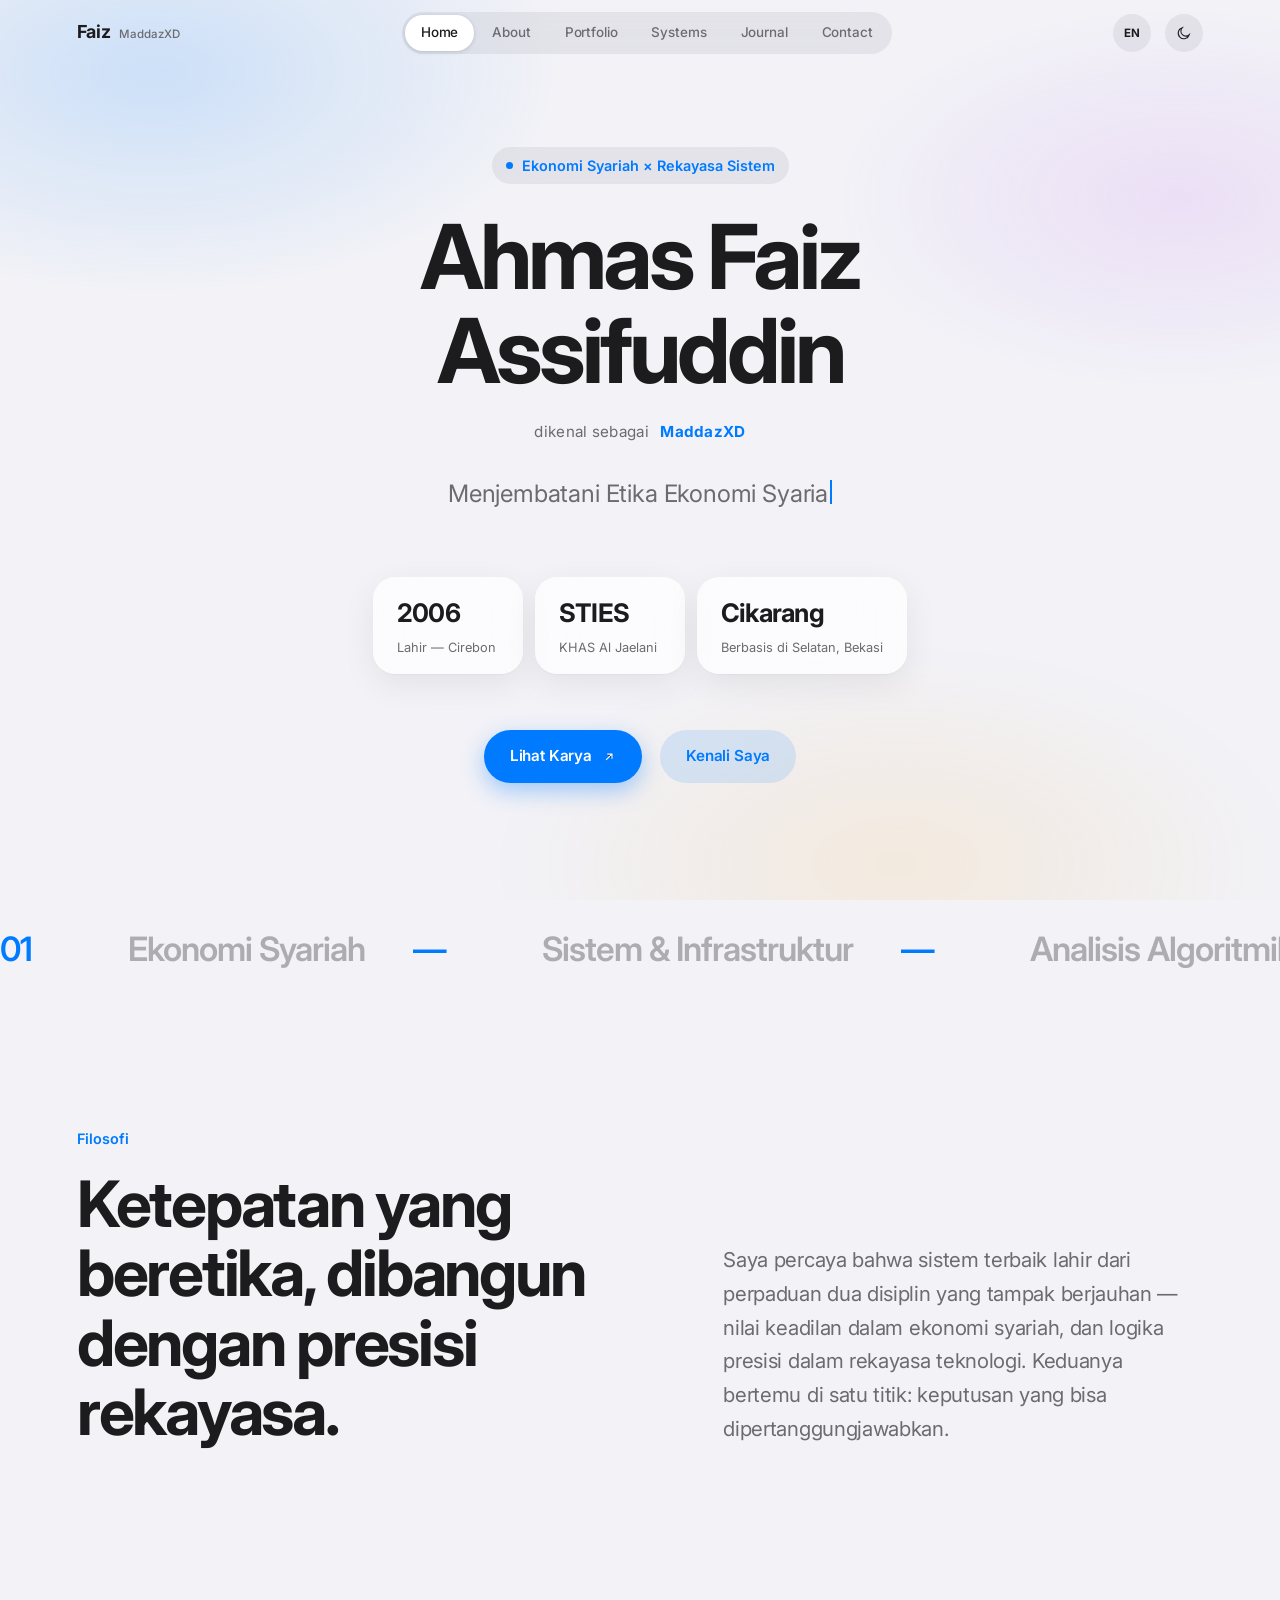
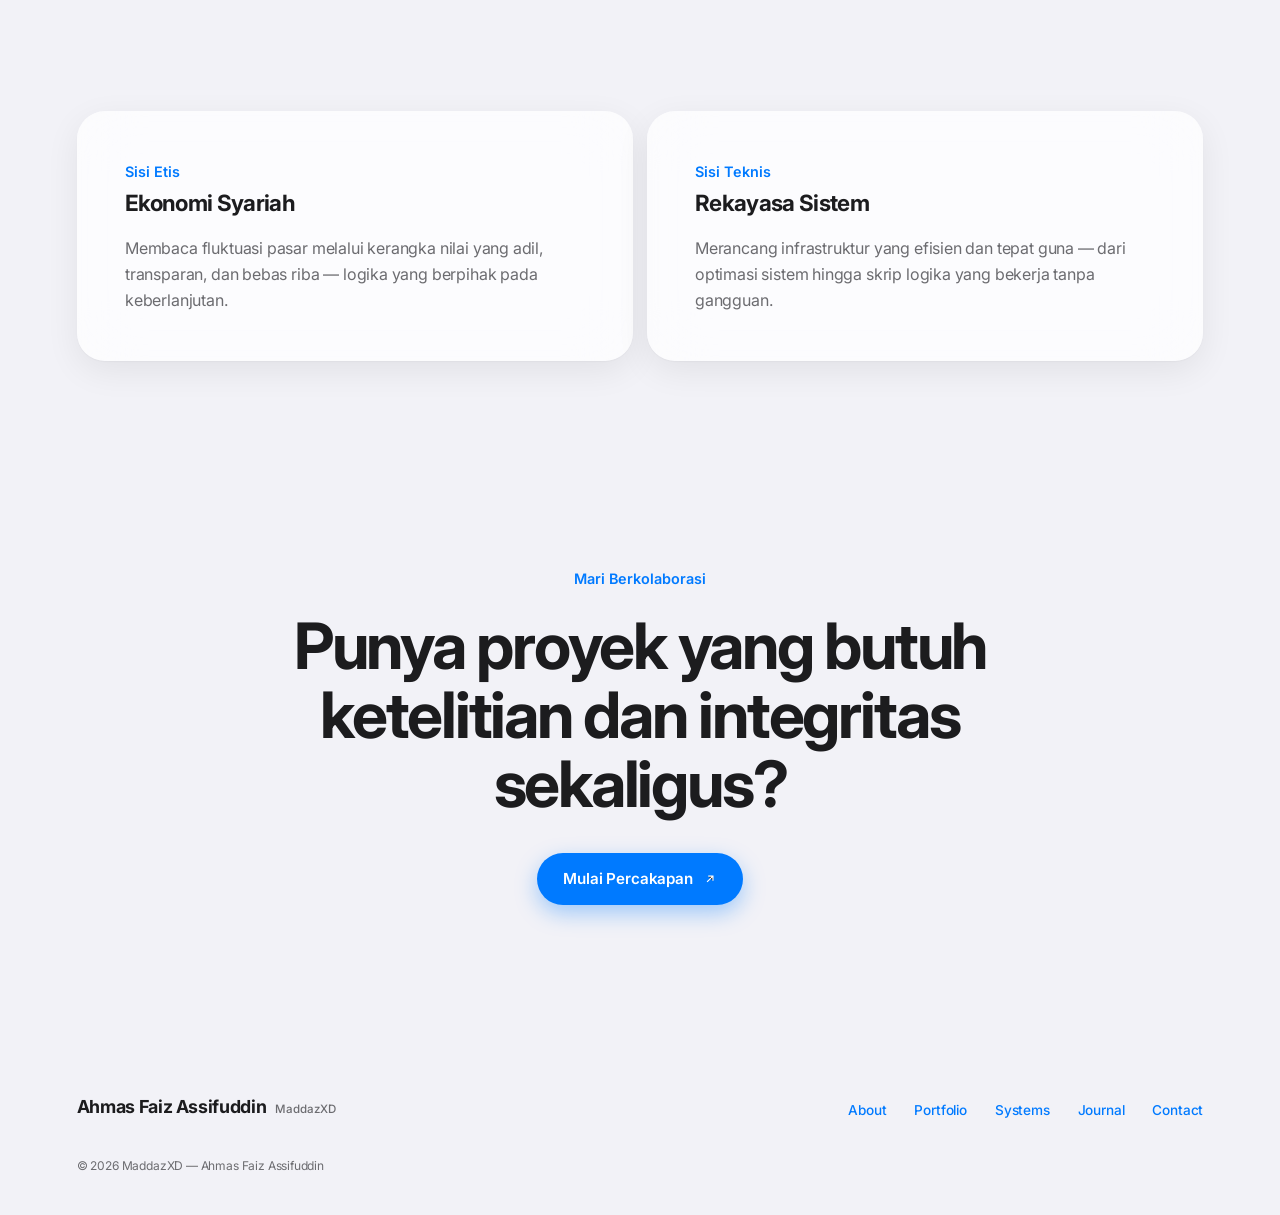
<file: index.html>
<!DOCTYPE html>
<html lang="id">
<head>
<meta charset="UTF-8">
<meta name="viewport" content="width=device-width, initial-scale=1.0, viewport-fit=cover">
<meta name="apple-mobile-web-app-capable" content="yes">
<meta name="apple-mobile-web-app-status-bar-style" content="default">
<title>Faiz — The Vision</title>
<meta name="description" content="MaddazXD — Menjembatani etika ekonomi syariah dengan logika teknologi modern.">
<link rel="preconnect" href="https://fonts.googleapis.com">
<link rel="preconnect" href="https://fonts.gstatic.com" crossorigin>
<link rel="preload" as="style" href="https://fonts.googleapis.com/css2?family=Playfair+Display:ital,wght@0,400;0,500;0,600;0,700;0,900;1,500&family=Inter:wght@300;400;500;600;700&display=swap" onload="this.onload=null;this.rel='stylesheet'">
<noscript><link rel="stylesheet" href="https://fonts.googleapis.com/css2?family=Playfair+Display:ital,wght@0,400;0,500;0,600;0,700;0,900;1,500&family=Inter:wght@300;400;500;600;700&display=swap"></noscript>
<link rel="canonical" href="https://maddazxd.my.id/">
<meta property="og:type" content="website">
<meta property="og:title" content="Faiz — The Vision">
<meta property="og:description" content="MaddazXD — Menjembatani etika ekonomi syariah dengan logika teknologi modern.">
<meta property="og:url" content="https://maddazxd.my.id/">
<meta property="og:image" content="https://maddazxd.my.id/og-image.jpg">
<meta property="og:image:width" content="1200">
<meta property="og:image:height" content="630">
<meta property="og:locale" content="id_ID">
<meta name="twitter:card" content="summary_large_image">
<meta name="twitter:title" content="Faiz — The Vision">
<meta name="twitter:description" content="MaddazXD — Menjembatani etika ekonomi syariah dengan logika teknologi modern.">
<meta name="twitter:image" content="https://maddazxd.my.id/og-image.jpg">
<link rel="icon" href="favicon.ico" sizes="any">
<link rel="icon" type="image/png" sizes="16x16" href="favicon-16.png">
<link rel="icon" type="image/png" sizes="32x32" href="favicon-32.png">
<link rel="apple-touch-icon" sizes="180x180" href="apple-touch-icon.png">
<script type="application/ld+json">
{
  "@context": "https://schema.org",
  "@type": "Person",
  "name": "Ahmas Faiz Assifuddin",
  "alternateName": ["Ahmas", "Faiz", "MaddazXD"],
  "url": "https://maddazxd.my.id/",
  "image": "https://maddazxd.my.id/og-image.jpg",
  "birthPlace": "Cirebon, Indonesia",
  "affiliation": {
    "@type": "CollegeOrUniversity",
    "name": "STIES KHAS Al Jaelani"
  },
  "alumniOf": {
    "@type": "CollegeOrUniversity",
    "name": "STIES KHAS Al Jaelani"
  },
  "knowsAbout": ["Ekonomi Syariah", "Rekayasa Sistem", "Web Development"],
  "address": {
    "@type": "PostalAddress",
    "addressLocality": "Cikarang Selatan, Bekasi",
    "addressCountry": "ID"
  }
}
</script>
<link rel="stylesheet" href="style.css">
<link rel="stylesheet" href="ios.css">
</head>
<body>

<div class="grain"></div>
<canvas id="bg-canvas"></canvas>

<div class="preloader">
  <div class="preloader-inner">
    <span class="preloader-logo">Ahmas Faiz Assifuddin</span>
    <span class="preloader-tag">MaddazXD</span>
    <div class="preloader-bar"><span></span></div>
    <span class="preloader-pct">0%</span>
  </div>
</div>
<script>
(function(){
  var preloader = document.querySelector('.preloader');
  if (!preloader) return;
  var bar = preloader.querySelector('.preloader-bar span');
  var pct = preloader.querySelector('.preloader-pct');
  document.documentElement.style.overflow = 'hidden';

  var MIN_DURATION = 1600; // ms — guarantees the loader is visible even on instant/cached loads
  function now(){ return (window.performance && performance.now) ? performance.now() : Date.now(); }
  var start = now();
  var loaded = false;
  window.addEventListener('load', function(){ loaded = true; });
  var raf = window.requestAnimationFrame || function(cb){ return setTimeout(cb, 16); };

  function tick(){
    var t = Math.min((now() - start) / MIN_DURATION, 1);
    var eased = 1 - Math.pow(1 - t, 3);
    var progress = eased * (loaded ? 100 : 94);
    if (loaded && t >= 1) progress = 100;
    if (bar) bar.style.width = progress + '%';
    if (pct) pct.textContent = Math.round(progress) + '%';
    if (progress >= 100){
      setTimeout(function(){
        preloader.classList.add('is-hidden');
        document.documentElement.style.overflow = '';
        setTimeout(function(){
          if (preloader.parentNode) preloader.parentNode.removeChild(preloader);
        }, 750);
      }, 200);
      return;
    }
    raf(tick);
  }
  raf(tick);

  // absolute safety net: never let the loader trap the page for more than 6s
  setTimeout(function(){
    if (preloader.parentNode){
      preloader.classList.add('is-hidden');
      document.documentElement.style.overflow = '';
      setTimeout(function(){ if (preloader.parentNode) preloader.parentNode.removeChild(preloader); }, 750);
    }
  }, 6000);
})();
</script>

<!-- ===================== NAV ===================== -->
<nav class="site-nav">
  <a href="index.html" class="nav-brand">Faiz<span class="nav-brand-sub">MaddazXD</span></a>
  <div class="nav-links">
    <a href="index.html" class="is-active">Home</a>
    <a href="about.html">About</a>
    <a href="portfolio.html">Portfolio</a>
    <a href="projects.html">Systems</a>
    <a href="gallery.html">Journal</a>
    <a href="contact.html">Contact</a>
  </div>
  <div class="nav-tools">
    <button type="button" class="icon-btn lang-toggle" aria-label="Switch language"><span class="lang-btn">EN</span></button>
    <button type="button" class="icon-btn theme-toggle" aria-label="Toggle theme">
      <svg class="icon-moon" viewBox="0 0 24 24" stroke-width="1.6"><path d="M20 14.5A8.5 8.5 0 1 1 9.5 4a7 7 0 0 0 10.5 10.5Z"/></svg>
      <svg class="icon-sun" viewBox="0 0 24 24" stroke-width="1.6" style="display:none"><circle cx="12" cy="12" r="4"/><path d="M12 2v2M12 20v2M4.9 4.9l1.4 1.4M17.7 17.7l1.4 1.4M2 12h2M20 12h2M4.9 19.1l1.4-1.4M17.7 6.3l1.4-1.4"/></svg>
    </button>
    <button type="button" class="nav-burger icon-btn" aria-label="Open menu">
      <svg viewBox="0 0 24 24" stroke-width="1.6"><path d="M3 6h18M3 12h18M3 18h18"/></svg>
    </button>
  </div>
</nav>

<div class="mobile-nav">
  <a href="index.html">Home</a>
  <a href="about.html">About</a>
  <a href="portfolio.html">Portfolio</a>
  <a href="projects.html">Systems</a>
  <a href="gallery.html">Journal</a>
  <a href="contact.html">Contact</a>
</div>

<!-- ===================== HERO ===================== -->
<header class="hero wrap hero-centered">
  <div class="hero-eyebrow reveal">
    <span class="dot"></span>
    <span class="t-eyebrow"><span data-lang="id" class="is-active">Ekonomi Syariah × Rekayasa Sistem</span><span data-lang="en">Sharia Economics × Systems Engineering</span></span>
  </div>

  <div class="hero-name">
    <h1 class="t-hero mask"><span>Ahmas Faiz<br>Assifuddin</span></h1>
    <p class="hero-alias reveal">
      <span data-lang="id" class="is-active">dikenal sebagai</span><span data-lang="en">known online as</span>
      <strong>MaddazXD</strong>
    </p>
  </div>

  <p class="hero-type"><span class="type-text"></span><span class="cursor-bar"></span></p>

  <div class="hero-meta reveal">
    <div><span class="n">2006</span><span class="l">Lahir — Cirebon</span></div>
    <div><span class="n">STIES</span><span class="l">KHAS Al Jaelani</span></div>
    <div><span class="n">Cikarang</span><span class="l">Berbasis di Selatan, Bekasi</span></div>
  </div>

  <div class="reveal hero-actions">
    <a href="portfolio.html" class="btn btn-primary">
      <span data-lang="id" class="is-active">Lihat Karya</span><span data-lang="en">View The Work</span>
      <svg viewBox="0 0 24 24" stroke="currentColor" stroke-width="2"><path d="M7 17 17 7M9 7h8v8"/></svg>
    </a>
    <a href="about.html" class="btn btn-ghost">
      <span data-lang="id" class="is-active">Kenali Saya</span><span data-lang="en">The Story</span>
    </a>
  </div>
</header>

<!-- ===================== MARQUEE ===================== -->
<section class="marquee">
  <div class="marquee-track">
    <span>
      <em>01</em>Ekonomi Syariah <em>—</em>Sistem &amp; Infrastruktur <em>—</em>Analisis Algoritmik <em>—</em>Etika Digital
      <em>01</em>Ekonomi Syariah <em>—</em>Sistem &amp; Infrastruktur <em>—</em>Analisis Algoritmik <em>—</em>Etika Digital
    </span>
  </div>
</section>

<!-- ===================== INTRO STATEMENT ===================== -->
<section class="section wrap">
  <div class="about-hero">
    <div>
      <span class="t-eyebrow reveal">Filosofi</span>
      <h2 class="t-h1 reveal" style="margin-top:18px;">
        <span data-lang="id" class="is-active">Ketepatan yang beretika, dibangun dengan presisi rekayasa.</span>
        <span data-lang="en">Ethical precision, engineered with rigor.</span>
      </h2>
    </div>
    <div>
      <p class="t-lead reveal">
        <span data-lang="id" class="is-active">Saya percaya bahwa sistem terbaik lahir dari perpaduan dua disiplin yang tampak berjauhan — nilai keadilan dalam ekonomi syariah, dan logika presisi dalam rekayasa teknologi. Keduanya bertemu di satu titik: keputusan yang bisa dipertanggungjawabkan.</span>
        <span data-lang="en">I believe the strongest systems come from disciplines that seem far apart — the fairness of Sharia economics, and the precision of engineering logic. Both meet at one point: decisions that can be justified.</span>
      </p>
    </div>
  </div>
</section>

<!-- ===================== SIGNATURE STRIP ===================== -->
<section class="section-tight wrap">
  <div class="duality-grid reveal">
    <div class="duality-col tilt">
      <div class="tilt-inner">
        <span class="t-eyebrow">Sisi Etis</span>
        <h3 class="mt-0" style="margin-top:14px;">Ekonomi Syariah</h3>
        <p class="t-body"><span data-lang="id" class="is-active">Membaca fluktuasi pasar melalui kerangka nilai yang adil, transparan, dan bebas riba — logika yang berpihak pada keberlanjutan.</span><span data-lang="en">Reading market fluctuation through a framework that is fair, transparent, and interest-free — logic that favors sustainability.</span></p>
      </div>
    </div>
    <div class="duality-col tilt">
      <div class="tilt-inner">
        <span class="t-eyebrow">Sisi Teknis</span>
        <h3 class="mt-0" style="margin-top:14px;">Rekayasa Sistem</h3>
        <p class="t-body"><span data-lang="id" class="is-active">Merancang infrastruktur yang efisien dan tepat guna — dari optimasi sistem hingga skrip logika yang bekerja tanpa gangguan.</span><span data-lang="en">Designing infrastructure that is efficient and purposeful — from system optimization to logic scripts that run without friction.</span></p>
      </div>
    </div>
  </div>
</section>

<!-- ===================== CTA BAND ===================== -->
<section class="section wrap center">
  <span class="t-eyebrow reveal">Mari Berkolaborasi</span>
  <h2 class="t-h1 reveal" style="margin: 20px auto 34px; max-width:760px;">
    <span data-lang="id" class="is-active">Punya proyek yang butuh ketelitian dan integritas sekaligus?</span>
    <span data-lang="en">Have a project that needs both rigor and integrity?</span>
  </h2>
  <a href="contact.html" class="btn btn-primary reveal">
    <span data-lang="id" class="is-active">Mulai Percakapan</span><span data-lang="en">Start a Conversation</span>
    <svg viewBox="0 0 24 24" stroke="currentColor" stroke-width="2"><path d="M7 17 17 7M9 7h8v8"/></svg>
  </a>
</section>

<!-- ===================== FOOTER ===================== -->
<footer class="site-footer">
  <div class="footer-row">
    <span class="nav-brand">Ahmas Faiz Assifuddin<span class="nav-brand-sub">MaddazXD</span></span>
    <div class="footer-links">
      <a href="about.html">About</a>
      <a href="portfolio.html">Portfolio</a>
      <a href="projects.html">Systems</a>
      <a href="gallery.html">Journal</a>
      <a href="contact.html">Contact</a>
    </div>
  </div>
  <div class="footer-fine"><span>© 2026 MaddazXD — Ahmas Faiz Assifuddin</span></div>
</footer>

<script src="script.js"></script>
<script src="ios.js"></script>
</body>
</html>
</file>
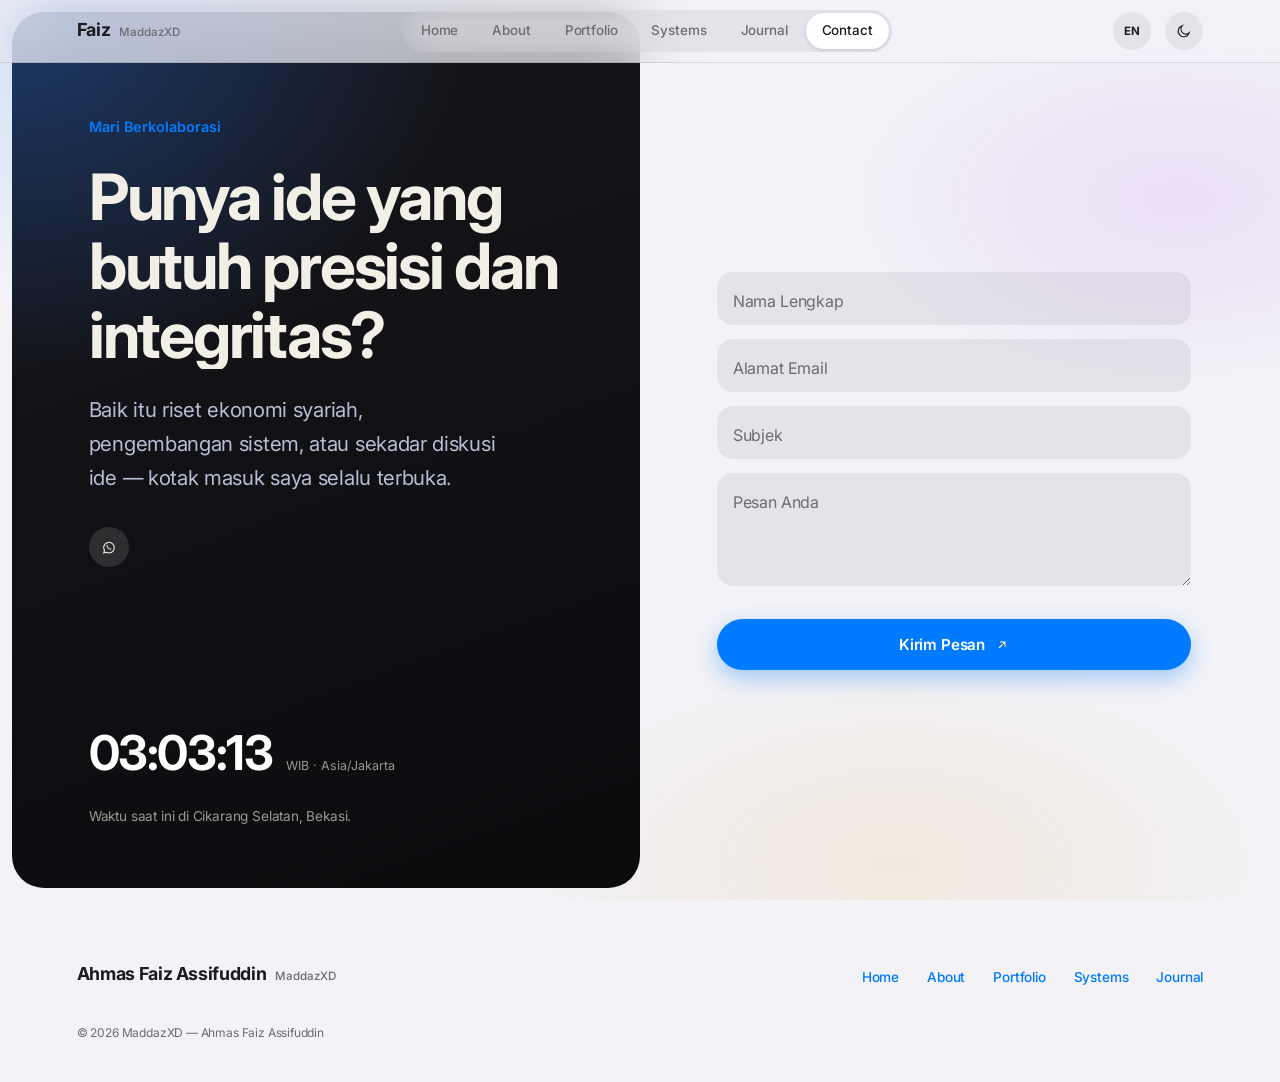
<file: contact.html>
<!DOCTYPE html>
<html lang="id">
<head>
<meta charset="UTF-8">
<meta name="viewport" content="width=device-width, initial-scale=1.0, viewport-fit=cover">
<meta name="apple-mobile-web-app-capable" content="yes">
<meta name="apple-mobile-web-app-status-bar-style" content="default">
<title>Faiz — Kontak</title>
<meta name="description" content="Hubungi MaddazXD untuk kolaborasi proyek ekonomi syariah dan teknologi.">
<link rel="preconnect" href="https://fonts.googleapis.com">
<link rel="preconnect" href="https://fonts.gstatic.com" crossorigin>
<link rel="preload" as="style" href="https://fonts.googleapis.com/css2?family=Playfair+Display:ital,wght@0,400;0,500;0,600;0,700;0,900;1,500&family=Inter:wght@300;400;500;600;700&display=swap" onload="this.onload=null;this.rel='stylesheet'">
<noscript><link rel="stylesheet" href="https://fonts.googleapis.com/css2?family=Playfair+Display:ital,wght@0,400;0,500;0,600;0,700;0,900;1,500&family=Inter:wght@300;400;500;600;700&display=swap"></noscript>
<link rel="canonical" href="https://maddazxd.my.id/contact.html">
<meta property="og:type" content="website">
<meta property="og:title" content="Faiz — Kontak">
<meta property="og:description" content="Hubungi MaddazXD untuk kolaborasi proyek ekonomi syariah dan teknologi.">
<meta property="og:url" content="https://maddazxd.my.id/contact.html">
<meta property="og:image" content="https://maddazxd.my.id/og-image.jpg">
<meta property="og:image:width" content="1200">
<meta property="og:image:height" content="630">
<meta property="og:locale" content="id_ID">
<meta name="twitter:card" content="summary_large_image">
<meta name="twitter:title" content="Faiz — Kontak">
<meta name="twitter:description" content="Hubungi MaddazXD untuk kolaborasi proyek ekonomi syariah dan teknologi.">
<meta name="twitter:image" content="https://maddazxd.my.id/og-image.jpg">
<link rel="icon" href="favicon.ico" sizes="any">
<link rel="icon" type="image/png" sizes="16x16" href="favicon-16.png">
<link rel="icon" type="image/png" sizes="32x32" href="favicon-32.png">
<link rel="apple-touch-icon" sizes="180x180" href="apple-touch-icon.png">
<script type="application/ld+json">
{
  "@context": "https://schema.org",
  "@type": "Person",
  "name": "Ahmas Faiz Assifuddin",
  "alternateName": ["Ahmas", "Faiz", "MaddazXD"],
  "url": "https://maddazxd.my.id/",
  "image": "https://maddazxd.my.id/og-image.jpg",
  "affiliation": { "@type": "CollegeOrUniversity", "name": "STIES KHAS Al Jaelani" }
}
</script>
<link rel="stylesheet" href="style.css">
<link rel="stylesheet" href="ios.css">
</head>
<body>

<div class="grain"></div>

<nav class="site-nav force-glass">
  <a href="index.html" class="nav-brand">Faiz<span class="nav-brand-sub">MaddazXD</span></a>
  <div class="nav-links">
    <a href="index.html">Home</a>
    <a href="about.html">About</a>
    <a href="portfolio.html">Portfolio</a>
    <a href="projects.html">Systems</a>
    <a href="gallery.html">Journal</a>
    <a href="contact.html" class="is-active">Contact</a>
  </div>
  <div class="nav-tools">
    <button type="button" class="icon-btn lang-toggle" aria-label="Switch language"><span class="lang-btn">EN</span></button>
    <button type="button" class="icon-btn theme-toggle" aria-label="Toggle theme">
      <svg class="icon-moon" viewBox="0 0 24 24" stroke-width="1.6"><path d="M20 14.5A8.5 8.5 0 1 1 9.5 4a7 7 0 0 0 10.5 10.5Z"/></svg>
      <svg class="icon-sun" viewBox="0 0 24 24" stroke-width="1.6" style="display:none"><circle cx="12" cy="12" r="4"/><path d="M12 2v2M12 20v2M4.9 4.9l1.4 1.4M17.7 17.7l1.4 1.4M2 12h2M20 12h2M4.9 19.1l1.4-1.4M17.7 6.3l1.4-1.4"/></svg>
    </button>
    <button type="button" class="nav-burger icon-btn" aria-label="Open menu">
      <svg viewBox="0 0 24 24" stroke-width="1.6"><path d="M3 6h18M3 12h18M3 18h18"/></svg>
    </button>
  </div>
</nav>

<div class="mobile-nav">
  <a href="index.html">Home</a>
  <a href="about.html">About</a>
  <a href="portfolio.html">Portfolio</a>
  <a href="projects.html">Systems</a>
  <a href="gallery.html">Journal</a>
  <a href="contact.html">Contact</a>
</div>

<main class="contact-split">

  <section class="contact-left">
    <div>
      <span class="t-eyebrow reveal">
        <span data-lang="id" class="is-active">Mari Berkolaborasi</span><span data-lang="en">Let's Collaborate</span>
      </span>
      <h1 class="t-h1 mask" style="margin-top:22px; max-width:480px;">
        <span><span data-lang="id" class="is-active">Punya ide yang butuh presisi dan integritas?</span><span data-lang="en">Have an idea that needs precision and integrity?</span></span>
      </h1>
      <p class="t-lead reveal" style="margin-top:24px; max-width:420px;">
        <span data-lang="id" class="is-active">Baik itu riset ekonomi syariah, pengembangan sistem, atau sekadar diskusi ide — kotak masuk saya selalu terbuka.</span>
        <span data-lang="en">Whether it's Sharia-economics research, system development, or just a conversation about ideas — my inbox is always open.</span>
      </p>

      <div class="social-links reveal">
        <a href="https://wa.me/6281915483630" target="_blank" rel="noopener" aria-label="WhatsApp" title="WhatsApp">
          <svg viewBox="0 0 24 24" stroke-width="1.6"><path d="M12 21c-1.5 0-2.9-.4-4.1-1.1L4 21l1.2-3.7A8 8 0 1 1 12 21Z"/><path d="M9 9.5c0 3 2.5 5.5 5.5 5.5" stroke-linecap="round"/></svg>
        </a>
      </div>
    </div>

    <div class="reveal">
      <div class="time-widget">
        <span class="clock">--:--:--</span>
        <span class="tz">WIB · Asia/Jakarta</span>
      </div>
      <p class="muted" style="margin-top:14px; color:#9B988E; font-size:.85rem; max-width:360px;">
        <span data-lang="id" class="is-active">Waktu saat ini di Cikarang Selatan, Bekasi.</span>
        <span data-lang="en">Current time in South Cikarang, Bekasi.</span>
      </p>
    </div>
  </section>

  <section class="contact-right">
    <form class="contact-form" action="https://formsubmit.co/ahmasfaiz8@gmail.com" method="POST">
      <input type="hidden" name="_subject" value="Pesan baru dari MaddazXD.com">
      <input type="hidden" name="_captcha" value="false">

      <div class="field">
        <input type="text" name="name" data-required autocomplete="name">
        <label><span data-lang="id" class="is-active">Nama Lengkap</span><span data-lang="en">Full Name</span></label>
        <span class="bar"></span>
        <span class="err"></span>
      </div>

      <div class="field">
        <input type="email" name="email" data-required autocomplete="email">
        <label><span data-lang="id" class="is-active">Alamat Email</span><span data-lang="en">Email Address</span></label>
        <span class="bar"></span>
        <span class="err"></span>
      </div>

      <div class="field">
        <input type="text" name="subject" data-required>
        <label><span data-lang="id" class="is-active">Subjek</span><span data-lang="en">Subject</span></label>
        <span class="bar"></span>
        <span class="err"></span>
      </div>

      <div class="field">
        <textarea name="message" rows="4" data-required></textarea>
        <label><span data-lang="id" class="is-active">Pesan Anda</span><span data-lang="en">Your Message</span></label>
        <span class="bar"></span>
        <span class="err"></span>
      </div>

      <button type="submit" class="btn btn-primary" style="margin-top:12px; width:100%; justify-content:center;">
        <span data-lang="id" class="is-active">Kirim Pesan</span><span data-lang="en">Send Message</span>
        <svg viewBox="0 0 24 24" stroke="currentColor" stroke-width="2"><path d="M7 17 17 7M9 7h8v8"/></svg>
      </button>
    </form>
  </section>

</main>

<footer class="site-footer">
  <div class="footer-row">
    <span class="nav-brand">Ahmas Faiz Assifuddin<span class="nav-brand-sub">MaddazXD</span></span>
    <div class="footer-links">
      <a href="index.html">Home</a>
      <a href="about.html">About</a>
      <a href="portfolio.html">Portfolio</a>
      <a href="projects.html">Systems</a>
      <a href="gallery.html">Journal</a>
    </div>
  </div>
  <div class="footer-fine"><span>© 2026 MaddazXD — Ahmas Faiz Assifuddin</span></div>
</footer>

<script src="script.js"></script>
<script src="ios.js"></script>
</body>
</html>
</file>
<file: style.css>
/* ==========================================================================
   AHMAD FAIZ ASSIFUDDIN (MADDAZXD) — PORTFOLIO
   Quiet executive palette. Playfair Display (display) + Inter (body/UI),
   loaded async from Google Fonts so a slow connection can't block render.
   ========================================================================== */

/* No external fonts are loaded at all — system font stacks only (see
   --f-display / --f-body below). This removes any network dependency that
   could stall page loads or navigation on a poor/unstable connection. */

:root{
  /* ---- palette -------------------------------------------------------- */
  --bg:            #F5F3EE;
  --bg-raised:     #FFFFFF;
  --ink:           #33312D;      /* soft charcoal */
  --ink-soft:      #75726A;      /* warm taupe grey */
  --line:          #E4E0D6;
  --gold:          #8B7A63;      /* muted clay / bronze */
  --gold-soft:     #A79879;
  --navy:          #3E4046;      /* soft graphite slate */
  --navy-soft:     #63666D;
  --navy-fixed:    #3E4046;      /* always-dark panel accent — does NOT invert in dark mode (used for preloader, toast, contact hero, portrait bg) */

  --bg-rgb: 245,243,238;
  --ink-rgb: 51,49,45;
  --gold-rgb: 139,122,99;
  --navy-rgb: 62,64,70;

  /* ---- type ------------------------------------------------------------ */
  /* Loaded async from Google Fonts (non-blocking preload — see <head> of
     each page), so a slow/broken connection never stalls page rendering
     or navigation. Falls back to local system fonts until they arrive. */
  --f-display: 'Playfair Display', Georgia, 'Noto Serif', serif;
  --f-body: 'Inter', -apple-system, BlinkMacSystemFont, 'Segoe UI', Roboto, sans-serif;

  /* ---- rhythm ------------------------------------------------------------ */
  --edge: clamp(24px, 6vw, 96px);
  --radius: 2px;
  --ease: cubic-bezier(.16,.84,.24,1);
  --ease-soft: cubic-bezier(.22,.61,.36,1);

  color-scheme: light;
}

html.dark{
  --bg:            #14151A;
  --bg-raised:     #1B1C22;
  --ink:           #EDEAE2;
  --ink-soft:      #A3A099;
  --line:          #2B2C33;
  --gold:          #B7A483;
  --gold-soft:     #CBBCA0;
  --navy:          #C9CDD6;
  --navy-soft:     #9A9EA8;
  --bg-rgb: 20,21,26;
  --ink-rgb: 237,234,226;
  color-scheme: dark;
}

/* ---- reset ---------------------------------------------------------------- */
*,*::before,*::after{ box-sizing: border-box; }
html{ scroll-behavior: auto; }
body{
  margin:0;
  background: var(--bg);
  color: var(--ink);
  font-family: var(--f-body);
  font-weight: 400;
  line-height: 1.6;
  overflow-x: hidden;
  transition: background .6s var(--ease), color .6s var(--ease);
  -webkit-font-smoothing: antialiased;
}
img{ max-width:100%; display:block; }
a{ color: inherit; text-decoration:none; }
ul,ol{ margin:0; padding:0; list-style:none; }
button{ font-family: inherit; background:none; border:none; color:inherit; cursor:pointer; }
input,textarea{ font-family: inherit; }
h1,h2,h3,h4,p{ margin:0; }
svg{ display:block; }

::selection{ background: var(--gold); color: var(--bg-raised); }

:focus-visible{
  outline: 2px solid var(--gold);
  outline-offset: 4px;
}

@media (prefers-reduced-motion: reduce){
  *{ animation-duration: 0.001ms !important; animation-iteration-count: 1 !important; transition-duration: 0.001ms !important; scroll-behavior: auto !important; }
}

/* ---- fluid type scale ------------------------------------------------------ */
.t-hero{ font-family: var(--f-display); font-weight: 600; font-size: clamp(2.6rem, 7vw, 6.2rem); line-height: 1.04; letter-spacing: -0.01em; }
.t-h1{ font-family: var(--f-display); font-weight: 600; font-size: clamp(2.2rem, 5vw, 4.2rem); line-height: 1.08; letter-spacing: -0.01em; }
.t-h2{ font-family: var(--f-display); font-weight: 600; font-size: clamp(1.7rem, 3.2vw, 2.6rem); line-height: 1.15; }
.t-h3{ font-family: var(--f-display); font-weight: 600; font-size: clamp(1.25rem, 2vw, 1.6rem); line-height: 1.25; }
.t-lead{ font-size: clamp(1.05rem, 1.6vw, 1.35rem); color: var(--ink-soft); font-weight: 300; line-height: 1.65; }
.t-eyebrow{ font-family: var(--f-body); font-size: .74rem; font-weight: 600; letter-spacing: .22em; text-transform: uppercase; color: var(--gold); }
.t-body{ font-size: 1rem; color: var(--ink-soft); }
.t-mono{ font-family: var(--f-body); font-variant-numeric: tabular-nums; letter-spacing: .04em; }

/* ---- layout ---------------------------------------------------------------- */
.wrap{ max-width: 1360px; margin: 0 auto; padding-left: var(--edge); padding-right: var(--edge); }
.section{ position: relative; padding-top: clamp(72px, 10vw, 160px); padding-bottom: clamp(72px, 10vw, 160px); }
.section-tight{ position: relative; z-index: 1; background: var(--bg); padding-top: clamp(40px,6vw,80px); padding-bottom: clamp(40px,6vw,80px); }
.divider{ height:1px; width:100%; background: var(--line); border:none; margin: 0; }
.grain{ position:fixed; inset:0; pointer-events:none; z-index: 2; opacity:.035; mix-blend-mode: multiply; background-image:url("data:image/svg+xml,%3Csvg xmlns='http://www.w3.org/2000/svg' width='120' height='120'%3E%3Cfilter id='n'%3E%3CfeTurbulence type='fractalNoise' baseFrequency='0.9' numOctaves='2' stitchTiles='stitch'/%3E%3C/filter%3E%3Crect width='100%25' height='100%25' filter='url(%23n)'/%3E%3C/svg%3E"); }
html.dark .grain{ opacity:.05; mix-blend-mode: overlay; }

/* ==========================================================================
   BACKGROUND CANVAS (slow fluid gradient)
   ========================================================================== */
#bg-canvas{ position: fixed; inset:0; width:100%; height:100%; z-index:0; opacity:.55; pointer-events:none; }
html.dark #bg-canvas{ opacity:.75; }

/* ==========================================================================
   CURSOR
   ========================================================================== */
.cursor-dot, .cursor-ring{
  position: fixed; top:0; left:0; pointer-events:none; z-index: 9999;
  border-radius:50%;
  transform: translate(-50%,-50%);
  will-change: transform, width, height, opacity;
}
.cursor-dot{ width:6px; height:6px; background: var(--gold); }
.cursor-ring{
  width:36px; height:36px; border:1px solid rgba(var(--ink-rgb),.55);
  transition: width .28s var(--ease-soft), height .28s var(--ease-soft), border-color .28s var(--ease-soft), background .28s var(--ease-soft), opacity .28s;
  mix-blend-mode: difference;
}
.cursor-ring.is-text{ width:84px; height:84px; background: var(--gold); border-color: transparent; }
.cursor-ring.is-link{ width:64px; height:64px; background: rgba(var(--ink-rgb), 1); border-color: transparent; }
@media (hover:none), (pointer:coarse){
  .cursor-dot, .cursor-ring{ display:none; }
}

/* ==========================================================================
   INITIAL PRELOADER — shown once, only on the entry page (index.html),
   while the site's fonts/canvas/assets settle in. Regular internal
   navigation is instant and never shows this.
   ========================================================================== */
.preloader{
  position: fixed; inset:0; z-index: 10000;
  background: var(--navy-fixed);
  display:flex; align-items:center; justify-content:center;
  transition: opacity .7s var(--ease), visibility .7s var(--ease);
}
.preloader.is-hidden{ opacity:0; visibility:hidden; pointer-events:none; }
.preloader-inner{ display:flex; flex-direction:column; align-items:center; gap:8px; }
.preloader-logo{
  font-family: var(--f-display); font-weight:600;
  font-size: clamp(1.3rem,2.6vw,1.8rem); color:#F2EFE7; letter-spacing:.005em;
}
.preloader-tag{ font-family: var(--f-body); font-size:.62rem; letter-spacing:.16em; text-transform:uppercase; color: var(--gold-soft); margin-bottom:14px; }
.preloader-bar{ width: clamp(160px,22vw,220px); height:1px; background: rgba(242,239,231,.16); overflow:hidden; }
.preloader-bar span{ display:block; height:100%; width:0%; background: var(--gold-soft); transition: width .15s linear; }
.preloader-pct{ font-family: var(--f-body); font-size:.72rem; letter-spacing:.14em; color:#9B988E; }

/* ==========================================================================
   NAVIGATION
   ========================================================================== */
.site-nav{
  position: fixed; top:0; left:0; right:0; z-index: 500;
  display:flex; align-items:center; justify-content:space-between;
  padding: 22px var(--edge);
  transition: background .5s var(--ease), border-color .5s var(--ease), padding .4s var(--ease);
  border-bottom: 1px solid transparent;
}
.site-nav.is-scrolled, .site-nav.force-glass{
  background: rgba(var(--bg-rgb), .82);
  backdrop-filter: blur(14px) saturate(140%);
  border-bottom-color: var(--line);
  padding-top: 14px; padding-bottom: 14px;
}
.nav-brand{ font-family: var(--f-display); font-weight:600; font-size: 1.12rem; letter-spacing: .003em; display:inline-flex; align-items:baseline; gap:9px; flex-wrap:wrap; }
.nav-brand-sub{
  font-family: var(--f-body); font-weight:600; font-size:.6rem; letter-spacing:.16em;
  text-transform: uppercase; color: var(--ink-soft); white-space:nowrap;
}
.nav-links{ display:flex; gap: clamp(18px,3vw,42px); align-items:center; }
.nav-links a{
  position: relative; font-size:.86rem; font-weight:500; letter-spacing:.03em;
  padding: 4px 0; color: var(--ink-soft);
}
.nav-links a::after{
  content:''; position:absolute; left:0; bottom:0; width:0; height:1px; background: var(--gold);
  transition: width .35s var(--ease);
}
.nav-links a:hover, .nav-links a.is-active{ color: var(--ink); }
.nav-links a:hover::after, .nav-links a.is-active::after{ width:100%; }
.nav-tools{ display:flex; align-items:center; gap:14px; }
.icon-btn{
  width:38px; height:38px; border-radius:50%; border:1px solid var(--line);
  display:flex; align-items:center; justify-content:center;
  transition: border-color .3s, background .3s, transform .3s var(--ease);
}
.icon-btn:hover{ border-color: var(--gold); transform: translateY(-2px); }
.icon-btn svg{ width:16px; height:16px; stroke: var(--ink); fill:none; }
.lang-btn{ font-size:.72rem; font-weight:700; letter-spacing:.05em; }
.nav-burger{ display:none; }

.mobile-nav{
  position: fixed; inset:0; z-index:400;
  background: rgba(12, 22, 41, .62);
  backdrop-filter: blur(22px) saturate(160%);
  -webkit-backdrop-filter: blur(22px) saturate(160%);
  display:flex; flex-direction:column; align-items:center; justify-content:center; gap:28px;
  transform: translateY(-100%); opacity:0;
  transition: transform .55s var(--ease), opacity .5s var(--ease);
}
.mobile-nav.is-open{ transform: translateY(0); opacity:1; }
.mobile-nav a{
  font-family: var(--f-display); font-size:2rem; color:#F2EFE7;
  opacity:0; transform: translateY(14px);
  transition: opacity .5s var(--ease), transform .5s var(--ease);
}
.mobile-nav.is-open a{ opacity:1; transform: translateY(0); }
.mobile-nav.is-open a:nth-child(1){ transition-delay: .08s; }
.mobile-nav.is-open a:nth-child(2){ transition-delay: .14s; }
.mobile-nav.is-open a:nth-child(3){ transition-delay: .20s; }
.mobile-nav.is-open a:nth-child(4){ transition-delay: .26s; }
.mobile-nav.is-open a:nth-child(5){ transition-delay: .32s; }
.mobile-nav.is-open a:nth-child(6){ transition-delay: .38s; }
.mobile-nav a:hover{ color: var(--gold-soft); }

/* Keep the top bar (brand + icon buttons) legible over the dark, blurred
   full-screen menu: switch it to light-on-glass while the menu is open. */
.site-nav.menu-open{
  background: rgba(12, 22, 41, .5);
  backdrop-filter: blur(18px) saturate(160%);
  -webkit-backdrop-filter: blur(18px) saturate(160%);
  border-bottom-color: transparent;
}
.site-nav.menu-open .nav-brand{ color:#F2EFE7; }
.site-nav.menu-open .nav-brand-sub{ color: rgba(242,239,231,.62); }
.site-nav.menu-open .icon-btn{ border-color: rgba(247,245,238,.35); }
.site-nav.menu-open .icon-btn:hover{ border-color: var(--gold-soft); }
.site-nav.menu-open .icon-btn svg{ stroke:#F7F5EE; }
.site-nav.menu-open .lang-btn{ color:#F2EFE7; }
.site-nav.menu-open .nav-burger{ position:relative; }
.site-nav.menu-open .nav-burger svg{ display:none; }
.site-nav.menu-open .nav-burger::before,
.site-nav.menu-open .nav-burger::after{
  content:''; position:absolute; left:10px; width:16px; height:1.4px; background:#F2EFE7;
  transition: transform .3s var(--ease);
}
.site-nav.menu-open .nav-burger::before{ transform: rotate(45deg); }
.site-nav.menu-open .nav-burger::after{ transform: rotate(-45deg); }

@media (max-width: 860px){
  .nav-links{ display:none; }
  .nav-burger{ display:flex; }
}

/* ==========================================================================
   BUTTONS
   ========================================================================== */
.btn{
  display:inline-flex; align-items:center; gap:10px;
  font-size:.86rem; font-weight:600; letter-spacing:.04em;
  padding: 15px 30px; border-radius: 999px; border:1px solid var(--ink);
  position: relative; overflow:hidden; z-index:1;
}
.btn-primary{ background: var(--ink); color: var(--bg); }
.btn-primary::before{
  content:''; position:absolute; inset:0; background: var(--gold); z-index:-1;
  transform: translateX(-101%); transition: transform .45s var(--ease);
}
.btn-primary:hover::before{ transform: translateX(0); }
.btn-primary:hover{ border-color: var(--gold); color: var(--navy); }
.btn-ghost{ border-color: var(--line); color: var(--ink); }
.btn-ghost:hover{ border-color: var(--gold); color: var(--gold); }
.btn svg{ width:14px; height:14px; transition: transform .35s var(--ease); }
.btn:hover svg{ transform: translate(3px,-3px); }

/* ==========================================================================
   REVEAL / MASK ANIMATIONS
   ========================================================================== */
.reveal{ opacity:0; transform: translateY(28px); transition: opacity .9s var(--ease), transform .9s var(--ease); }
.reveal.is-visible{ opacity:1; transform: translateY(0); }

.mask{ overflow:hidden; display:block; }
.mask > *{ display:block; transform: translateY(110%); transition: transform .95s var(--ease); }
.mask.is-visible > *{ transform: translateY(0); }

.stagger > *{ transition-delay: calc(var(--i, 0) * 90ms); }

/* ==========================================================================
   HERO (index)
   ========================================================================== */
.hero{ min-height: 100svh; display:flex; flex-direction:column; justify-content:center; position:relative; padding-top: 110px; padding-bottom: 80px; }
.hero-centered{ align-items:center; text-align:center; }
.hero-centered .hero-eyebrow{ justify-content:center; }
.hero-centered .hero-type{ margin-left:auto; margin-right:auto; }
.hero-centered .hero-meta{ justify-content:center; }
.hero-eyebrow{ display:flex; align-items:center; gap:12px; margin-bottom: 26px; }
.hero-eyebrow .dot{ width:7px; height:7px; border-radius:50%; background: var(--gold); animation: pulse 2.4s ease-in-out infinite; }
@keyframes pulse{ 0%,100%{ opacity:1; transform:scale(1);} 50%{ opacity:.4; transform:scale(1.3);} }
.hero-name{ position:relative; }
.hero-name .t-hero{ display:block; }
.hero-name .t-hero i{ font-style: italic; color: var(--gold); }
.hero-alias{ margin-top: 22px; font-size:.95rem; letter-spacing:.02em; color: var(--ink-soft); }
.hero-alias strong{ font-family: var(--f-display); font-style: italic; font-weight:600; color: var(--gold); margin-left:7px; }
.hero-type{
  margin-top: 30px; font-family: var(--f-body); font-weight:300;
  font-size: clamp(1.05rem, 2vw, 1.5rem); color: var(--ink-soft); max-width: 640px;
  min-height: 1.6em;
}
.hero-type .cursor-bar{ display:inline-block; width:2px; height:1em; background: var(--gold); margin-left:2px; vertical-align:-2px; animation: blink 1s steps(1) infinite; }
@keyframes blink{ 50%{ opacity:0; } }
.hero-meta{ margin-top: 64px; display:flex; gap: clamp(30px,5vw,80px); flex-wrap:wrap; }
.hero-meta div span{ display:block; }
.hero-meta .n{ font-family: var(--f-display); font-size: 1.6rem; color: var(--gold); }
.hero-meta .l{ font-size:.75rem; text-transform:uppercase; letter-spacing:.12em; color: var(--ink-soft); margin-top:4px; }
.hero-actions{ margin-top:56px; display:flex; gap:18px; flex-wrap:wrap; justify-content:center; }

/* ==========================================================================
   MARQUEE
   ========================================================================== */
.marquee{ position: relative; z-index: 1; background: var(--bg); overflow:hidden; border-top:1px solid var(--line); border-bottom:1px solid var(--line); padding: 22px 0; }
.marquee-track{ display:flex; gap: 3rem; white-space:nowrap; width:max-content; animation: marquee 34s linear infinite; }
.marquee:hover .marquee-track{ animation-play-state: paused; }
.marquee-track span{ font-family: var(--f-display); font-style:italic; font-size: clamp(1.2rem,3vw,2.1rem); color: var(--ink-soft); display:flex; align-items:center; gap: 3rem; }
.marquee-track span em{ font-style:normal; color: var(--gold); margin-right:3rem; }
@keyframes marquee{ from{ transform: translateX(0);} to{ transform: translateX(-50%);} }

/* ==========================================================================
   CARDS / TILT
   ========================================================================== */
.tilt{ transform-style: preserve-3d; transition: transform .25s var(--ease-soft); will-change: transform; }
.tilt-inner{ transform: translateZ(28px); }

.card{
  background: var(--bg-raised); border:1px solid var(--line); border-radius: var(--radius);
  padding: clamp(24px,3vw,40px); position:relative; overflow:hidden;
}

.bento-item[data-project]:focus-visible{ outline: 2px solid var(--gold); outline-offset: 3px; }

.project-modal{
  position: fixed; inset:0; z-index: 7200;
  background: rgba(12,15,20,.6);
  backdrop-filter: blur(10px) saturate(140%);
  -webkit-backdrop-filter: blur(10px) saturate(140%);
  display:flex; align-items:center; justify-content:center; padding: 24px;
  opacity:0; pointer-events:none; transition: opacity .35s var(--ease);
}
.project-modal.is-open{ opacity:1; pointer-events:auto; }
.project-modal-card{
  position: relative; width: min(640px, 100%); max-height: min(80vh, 720px);
  background: var(--bg-raised); border:1px solid var(--line); border-radius: var(--radius);
  transform: translateY(18px) scale(.98); transition: transform .4s var(--ease);
  display:flex; flex-direction:column; overflow:hidden;
}
.project-modal.is-open .project-modal-card{ transform: translateY(0) scale(1); }
.project-modal-close{
  position:absolute; top:18px; right:18px; z-index:2;
  width:36px; height:36px; border-radius:50%; border:1px solid var(--line);
  display:flex; align-items:center; justify-content:center; background: var(--bg-raised);
  font-size:.95rem; color: var(--ink-soft); transition: border-color .3s, color .3s, transform .3s var(--ease);
}
.project-modal-close:hover{ border-color: var(--gold); color: var(--gold); transform: rotate(90deg); }
.project-modal-body{
  padding: clamp(30px,5vw,52px); overflow-y: auto;
  scrollbar-width: thin; scrollbar-color: var(--gold) transparent;
}
.project-modal-body::-webkit-scrollbar{ width:6px; }
.project-modal-body::-webkit-scrollbar-thumb{ background: var(--gold-soft); border-radius:99px; }
.project-modal-body .b-tag{ font-size:.72rem; letter-spacing:.14em; text-transform:uppercase; color: var(--gold); }
.project-modal-body h3{ font-family: var(--f-display); font-size: clamp(1.4rem,3vw,1.9rem); margin-top:12px; }
.project-modal-body p{ margin-top:18px; color: var(--ink-soft); line-height:1.75; }
.project-modal-body .proj-tags{ margin-top:24px; }

/* ==========================================================================
   FOOTER
   ========================================================================== */
.site-footer{ position: relative; z-index: 1; background: var(--bg); padding: 60px var(--edge) 40px; border-top:1px solid var(--line); }
.footer-row{ display:flex; justify-content:space-between; align-items:flex-end; flex-wrap:wrap; gap:24px; }
.footer-links{ display:flex; gap: 28px; flex-wrap:wrap; }
.footer-links a{ font-size:.85rem; color: var(--ink-soft); }
.footer-links a:hover{ color: var(--gold); }
.footer-fine{ margin-top: 34px; display:flex; justify-content:space-between; flex-wrap:wrap; gap:10px; font-size:.75rem; color: var(--ink-soft); }

/* ==========================================================================
   TOAST
   ========================================================================== */
.toast-stack{ position: fixed; top: 20px; left:50%; transform: translateX(-50%); z-index: 8000; display:flex; flex-direction:column; gap:10px; align-items:center; }
.toast{
  background: var(--navy-fixed); color:#F3F1EA; padding: 14px 24px; border-radius: 999px;
  font-size:.85rem; font-weight:500; display:flex; align-items:center; gap:10px;
  box-shadow: 0 12px 34px rgba(0,0,0,.22);
  opacity:0; transform: translateY(-16px) scale(.94);
  animation: toastIn .5s var(--ease) forwards;
}
.toast.out{ animation: toastOut .4s var(--ease) forwards; }
.toast .dot{ width:6px; height:6px; border-radius:50%; background: var(--gold-soft); }
@keyframes toastIn{ to{ opacity:1; transform: translateY(0) scale(1);} }
@keyframes toastOut{ to{ opacity:0; transform: translateY(-10px) scale(.96);} }

/* ==========================================================================
   FORMS
   ========================================================================== */
.field{ position:relative; margin-bottom: 30px; }
.field input, .field textarea{
  width:100%; background:transparent; border:none; border-bottom:1px solid var(--line);
  padding: 12px 2px; font-size:1rem; color: var(--ink); resize:vertical;
}
.field input:focus, .field textarea:focus{ outline:none; }
.field label{
  position:absolute; left:2px; top:12px; color: var(--ink-soft); font-size:1rem;
  pointer-events:none; transition: transform .3s var(--ease), font-size .3s var(--ease), color .3s var(--ease);
  transform-origin: left top;
}
.field .bar{ position:absolute; left:0; bottom:0; height:1px; width:0; background: var(--gold); transition: width .4s var(--ease); }
.field.is-active .bar, .field.has-value .bar{ width:100%; }
.field.is-active label, .field.has-value label{ transform: translateY(-22px) scale(.78); color: var(--gold); }
.field .err{ font-size:.75rem; color:#A8503F; margin-top:6px; min-height: 1em; }

/* ==========================================================================
   TIMELINE (about.html)
   ========================================================================== */
.timeline{ position:relative; margin-top: 60px; padding-left: 40px; }
.timeline::before{ content:''; position:absolute; left:6px; top:6px; bottom:6px; width:1px; background: var(--line); }
.timeline .tl-progress{ position:absolute; left:6px; top:6px; width:1px; height:0; background: var(--gold); transition: height .3s linear; }
.tl-item{ position:relative; padding-bottom: 56px; }
.tl-item:last-child{ padding-bottom:0; }
.tl-dot{ position:absolute; left:-40px; top:4px; width:13px; height:13px; border-radius:50%; background: var(--bg); border:1px solid var(--ink-soft); transition: border-color .4s, background .4s; }
.tl-item.is-visible .tl-dot{ border-color: var(--gold); background: var(--gold); }
.tl-year{ font-family: var(--f-body); font-size:.78rem; letter-spacing:.1em; color: var(--gold); font-weight:700; }
.tl-title{ font-family: var(--f-display); font-size: clamp(1.15rem,2vw,1.5rem); margin-top:6px; }
.tl-desc{ margin-top:8px; max-width: 620px; color: var(--ink-soft); font-size:.95rem; }

/* ==========================================================================
   BENTO (portfolio.html)
   ========================================================================== */
.bento{ display:grid; grid-template-columns: repeat(6, 1fr); gap: 20px; margin-top: 56px; }
.bento-item{ grid-column: span 3; min-height: 340px; }
.bento-item.wide{ grid-column: span 4; }
.bento-item.narrow{ grid-column: span 2; }
.bento-item.tall{ min-height: 460px; }
@media (max-width: 900px){ .bento-item, .bento-item.wide, .bento-item.narrow{ grid-column: span 6; min-height: 300px; } }

.bento-item{
  position:relative; border-radius: var(--radius); overflow:hidden; border:1px solid var(--line);
  background: linear-gradient(155deg, var(--bg-raised), var(--bg));
  display:flex; flex-direction:column; justify-content:flex-end; padding: 28px;
}
.bento-item .b-tag{ font-size:.7rem; letter-spacing:.14em; text-transform:uppercase; color: var(--gold); margin-bottom:10px; }
.bento-item h3{ font-family: var(--f-display); font-size: clamp(1.2rem, 2vw, 1.7rem); }
.bento-item p{ margin-top:10px; color: var(--ink-soft); font-size:.9rem; max-width: 46ch; }
.bento-item .b-glyph{
  position:absolute; top:24px; right:28px; font-family: var(--f-display); font-style:italic;
  font-size:3.4rem; color: rgba(var(--gold-rgb), .16); pointer-events:none;
}
.bento-item::after{
  content:''; position:absolute; inset:0; background: radial-gradient(circle at var(--mx,50%) var(--my,50%), rgba(var(--gold-rgb),.10), transparent 55%);
  opacity:0; transition: opacity .4s;
}
.bento-item:hover::after{ opacity:1; }

/* ==========================================================================
   PROJECTS (projects.html)
   ========================================================================== */
.proj-list{ margin-top: 40px; }
.proj-row{
  display:grid; grid-template-columns: 56px 1fr; gap: 32px; padding: 44px 0; border-top:1px solid var(--line);
  align-items:start;
}
.proj-list .proj-row:last-child{ border-bottom:1px solid var(--line); }
.proj-num{ font-family: var(--f-display); font-style:italic; font-size:1.1rem; color: var(--gold); }
.proj-head{ display:flex; align-items:baseline; gap:18px; margin-bottom:14px; flex-wrap:wrap; }
.proj-tags{ display:flex; gap:8px; flex-wrap:wrap; margin-top:18px; }
.proj-tags span{ font-size:.72rem; letter-spacing:.05em; border:1px solid var(--line); border-radius:999px; padding: 5px 13px; color: var(--ink-soft); }
@media (max-width: 760px){ .proj-row{ grid-template-columns: 1fr; gap:14px; } }

/* ==========================================================================
   GALLERY (masonry + lightbox)
   ========================================================================== */
.masonry{ column-count: 3; column-gap: 20px; margin-top: 50px; }
.masonry figure{ break-inside: avoid; margin: 0 0 20px; border-radius: var(--radius); overflow:hidden; position:relative; cursor: pointer; background: var(--line); }
.masonry img{ width:100%; display:block; transition: transform .7s var(--ease); }
.masonry figure:hover img{ transform: scale(1.06); }
.masonry figcaption{
  position:absolute; left:0; right:0; bottom:0; padding: 16px;
  background: linear-gradient(to top, rgba(18,33,61,.82), transparent);
  color:#F3F1EA; font-size:.78rem; letter-spacing:.03em;
  opacity:0; transform: translateY(8px); transition: opacity .35s, transform .35s;
}
.masonry figure:hover figcaption{ opacity:1; transform: translateY(0); }
@media (max-width: 900px){ .masonry{ column-count:2; } }
@media (max-width: 560px){ .masonry{ column-count:1; } }

.lightbox{
  position: fixed; inset:0; z-index: 7000; background: rgba(15,18,24,.94);
  display:flex; align-items:center; justify-content:center; opacity:0; pointer-events:none;
  transition: opacity .4s var(--ease);
}
.lightbox.is-open{ opacity:1; pointer-events:auto; }
.lightbox img{ max-width: 84vw; max-height: 80vh; border-radius: var(--radius); transform: scale(.94); transition: transform .4s var(--ease); }
.lightbox.is-open img{ transform: scale(1); }
.lightbox-close{ position:absolute; top:28px; right:var(--edge); color:#F3F1EA; font-size:.8rem; letter-spacing:.1em; }
.lightbox-cap{ position:absolute; bottom: 34px; left:0; right:0; text-align:center; color:#B7B4AC; font-size:.82rem; }

/* ==========================================================================
   CONTACT
   ========================================================================== */
.contact-split{ display:grid; grid-template-columns: 1fr 1fr; min-height: 100svh; }
.contact-left{ background: var(--navy-fixed); color:#F3F1EA; display:flex; flex-direction:column; justify-content:space-between; padding: clamp(90px,8vw,120px) var(--edge) 60px; position:relative; overflow:hidden; }
.contact-left .t-h1{ color:#F2EFE7; }
.contact-left .t-lead{ color:#B7BED4; }
.contact-right{ display:flex; align-items:center; padding: clamp(90px,8vw,120px) var(--edge) 60px; }
.contact-right form{ width:100%; max-width: 520px; }
.time-widget{ display:flex; align-items:baseline; gap:14px; }
.social-links{ display:flex; gap:12px; margin-top:32px; }
.social-links a{
  width:40px; height:40px; border-radius:50%; border:1px solid rgba(242,239,231,.22);
  display:flex; align-items:center; justify-content:center;
  transition: border-color .3s, transform .3s var(--ease), background .3s var(--ease);
}
.social-links a:hover{ border-color: var(--gold-soft); background: rgba(242,239,231,.06); transform: translateY(-3px); }
.social-links svg{ width:16px; height:16px; stroke:#F2EFE7; fill:none; }
.time-widget .clock{ font-family: var(--f-display); font-size: clamp(2rem,4vw,3rem); color: var(--gold-soft); }
.time-widget .tz{ font-size:.78rem; letter-spacing:.08em; color:#9B988E; text-transform:uppercase; }
@media (max-width: 900px){ .contact-split{ grid-template-columns: 1fr; } }

/* ==========================================================================
   ABOUT
   ========================================================================== */
.about-hero{ display:grid; grid-template-columns: 1.1fr .9fr; gap: 60px; align-items:end; }
.about-portrait{ aspect-ratio: 4/5; border-radius: var(--radius); background: linear-gradient(160deg, var(--navy-fixed), #202124); position:relative; overflow:hidden; }
.about-portrait img{ position:absolute; inset:0; width:100%; height:100%; object-fit:cover; object-position: center top; }
.about-portrait::after{
  content:''; position:absolute; inset:0; pointer-events:none;
  background: linear-gradient(185deg, rgba(18,33,61,0) 55%, rgba(18,33,61,.38) 100%);
}
.about-portrait .initials{ position:absolute; inset:0; display:flex; align-items:center; justify-content:center; font-family: var(--f-display); font-style:italic; font-size: clamp(4rem,9vw,7rem); color: rgba(255,255,255,.14); }
.duality-grid{ display:grid; grid-template-columns: 1fr 1fr; gap: 1px; background: var(--line); margin-top: 60px; border:1px solid var(--line); }
.duality-col{ background: var(--bg); padding: clamp(28px,4vw,48px); }
.duality-col h3{ font-family: var(--f-display); font-size: 1.4rem; margin-bottom: 16px; }
@media (max-width: 800px){ .about-hero, .duality-grid{ grid-template-columns: 1fr; } }

/* ---- language visibility ---- */
[data-lang]{ display: none; }
[data-lang].is-active{ display: revert; }
span[data-lang].is-active{ display:inline; }
label[data-lang].is-active{ display:block; }

/* ---- misc utility ---- */
.mt-0{ margin-top:0 !important; }
.center{ text-align:center; }
.muted{ color: var(--ink-soft); }
.gold{ color: var(--gold); }
</file>
<file: ios.css>
/* iOS design layer — dimuat setelah style.css. Konten & markup asli tidak diubah. */
@view-transition{ navigation:auto; }
:root{
  --bg:#F2F2F7; --bg-raised:#fff; --ink:#1C1C1E; --ink-soft:#6C6C70; --line:rgba(60,60,67,.14);
  --gold:#007AFF; --gold-soft:#5AA9FF; --navy-fixed:#111114;
  --bg-rgb:242,242,247; --ink-rgb:28,28,30; --gold-rgb:0,122,255;
  --fill:rgba(120,120,128,.12); --glass:rgba(255,255,255,.72);
  --shadow:0 1px 2px rgba(0,0,0,.04),0 10px 34px rgba(0,0,0,.07);
  --f-display:-apple-system,BlinkMacSystemFont,"SF Pro Display","Inter","Segoe UI",Roboto,sans-serif;
  --f-body:-apple-system,BlinkMacSystemFont,"SF Pro Text","Inter","Segoe UI",Roboto,sans-serif;
  --radius:24px; --ease:cubic-bezier(.32,.72,0,1); --ease-soft:cubic-bezier(.32,.72,0,1);
}
html.dark{
  --bg:#000; --bg-raised:#1C1C1E; --ink:#F5F5F7; --ink-soft:#98989F; --line:rgba(84,84,88,.5);
  --gold:#0A84FF; --gold-soft:#64A8FF; --bg-rgb:0,0,0; --ink-rgb:245,245,247; --gold-rgb:10,132,255;
  --fill:rgba(120,120,128,.24); --glass:rgba(44,44,46,.62);
  --shadow:0 1px 0 rgba(255,255,255,.05) inset,0 12px 34px rgba(0,0,0,.55);
}
html{ scroll-behavior:smooth; scrollbar-width:thin; scrollbar-color:rgba(120,120,128,.4) transparent; }
body{ letter-spacing:-.011em; -webkit-tap-highlight-color:transparent; }
::selection{ background:rgba(var(--gold-rgb),.3); color:var(--ink); }
:focus-visible{ outline:3px solid rgba(var(--gold-rgb),.45); outline-offset:3px; border-radius:12px; }
.grain,.cursor-dot,.cursor-ring{ display:none !important; }
#bg-canvas{ opacity:0 !important; }
body::before{ content:''; position:fixed; inset:0; z-index:0; pointer-events:none;
  background:radial-gradient(45% 35% at 12% 8%,rgba(10,132,255,.16),transparent 70%),
    radial-gradient(38% 30% at 92% 22%,rgba(191,90,242,.12),transparent 70%),
    radial-gradient(45% 35% at 70% 96%,rgba(255,159,10,.10),transparent 70%); }
.section-tight,.marquee,.site-footer{ background:transparent; }

/* Tipografi — skala SF */
.t-hero{ font-weight:700; letter-spacing:-.045em; line-height:1.05; }
.t-h1{ font-weight:700; letter-spacing:-.035em; line-height:1.08; }
.t-h2,.t-h3{ font-weight:600; letter-spacing:-.025em; }
.t-lead{ font-weight:400; letter-spacing:-.015em; }
.t-eyebrow,.b-tag{ text-transform:none !important; letter-spacing:0 !important; font-size:.9rem; font-weight:600; }
.hero-name .t-hero i,.hero-alias strong,.proj-num,.b-glyph,.initials{ font-style:normal !important; font-weight:700; }

/* Navigasi — kaca buram + segmented control */
.site-nav{ padding-top:calc(12px + env(safe-area-inset-top,0px)); padding-bottom:12px; }
.site-nav.is-scrolled,.site-nav.force-glass{ background:rgba(var(--bg-rgb),.72); -webkit-backdrop-filter:blur(30px) saturate(180%); backdrop-filter:blur(30px) saturate(180%); border-bottom-color:var(--line); padding-top:calc(10px + env(safe-area-inset-top,0px)); padding-bottom:10px; }
.nav-brand{ font-family:var(--f-display); font-weight:700; letter-spacing:-.02em; }
.nav-brand-sub{ text-transform:none; letter-spacing:0; font-size:.72rem; font-weight:500; }
.nav-links{ gap:2px; padding:3px; background:var(--fill); border-radius:999px; -webkit-backdrop-filter:blur(20px); backdrop-filter:blur(20px); }
.nav-links a{ padding:7px 16px; border-radius:999px; font-size:.84rem; letter-spacing:-.01em; transition:background .3s var(--ease),color .3s,box-shadow .3s; }
.nav-links a::after{ display:none; }
.nav-links a.is-active{ background:var(--bg-raised); color:var(--ink); box-shadow:0 1px 4px rgba(0,0,0,.14); }
.icon-btn{ border:none; background:var(--fill); transform:none !important; transition:background .25s,scale .3s var(--ease); }
.icon-btn:hover{ background:rgba(120,120,128,.22); }
.icon-btn:active,.btn:active{ scale:.93; }

/* Menu mobile — lembar kaca dengan baris ala Settings */
.mobile-nav{ align-items:stretch; justify-content:flex-end; gap:8px; padding:96px 18px calc(28px + env(safe-area-inset-bottom,0px)); background:rgba(10,10,14,.55); -webkit-backdrop-filter:blur(40px) saturate(180%); backdrop-filter:blur(40px) saturate(180%); }
.mobile-nav a{ display:flex; justify-content:space-between; align-items:center; font-family:var(--f-display); font-size:1.35rem; font-weight:600; letter-spacing:-.025em; padding:16px 20px; border-radius:20px; background:rgba(255,255,255,.1); }
.mobile-nav a::after{ content:'\203A'; opacity:.45; font-weight:400; }
.mobile-nav a:active{ background:rgba(255,255,255,.22); }

/* Tombol */
.btn{ font-size:.95rem; letter-spacing:-.01em; padding:14px 26px; border:none; transform:none !important; transition:scale .3s var(--ease),filter .25s,background .25s; }
.btn-primary{ background:var(--gold); color:#fff; box-shadow:0 8px 22px rgba(var(--gold-rgb),.35); }
.btn-primary::before{ display:none; }
.btn-primary:hover{ color:#fff; filter:brightness(1.08); }
.btn-ghost{ background:rgba(var(--gold-rgb),.12); color:var(--gold); }
.btn-ghost:hover{ color:var(--gold); background:rgba(var(--gold-rgb),.18); }
.btn:hover svg{ transform:translate(2px,-2px); }

/* Animasi masuk lebih halus */
.reveal{ transform:translateY(22px) scale(.985); transition:opacity .8s var(--ease),transform .8s var(--ease); }
.reveal.is-visible{ transform:none; }

/* Hero */
.hero-eyebrow{ padding:7px 14px; background:var(--fill); border-radius:999px; gap:9px; -webkit-backdrop-filter:blur(20px); backdrop-filter:blur(20px); }
.hero-type{ font-weight:400; }
.hero-meta{ gap:12px; }
.hero-meta div{ background:var(--glass); -webkit-backdrop-filter:blur(30px) saturate(180%); backdrop-filter:blur(30px) saturate(180%); border-radius:22px; padding:16px 24px; box-shadow:var(--shadow); text-align:left; min-width:150px; }
.hero-meta .n{ font-weight:700; letter-spacing:-.03em; color:var(--ink); }
.hero-meta .l{ text-transform:none; letter-spacing:0; font-size:.8rem; }
.marquee{ border:none; }
.marquee-track span{ font-style:normal; font-weight:600; letter-spacing:-.03em; color:rgba(var(--ink-rgb),.32); }
.marquee-track span em{ font-style:normal; color:var(--gold); }

/* Kartu */
.duality-grid{ gap:14px; background:none; border:none; }
.duality-col{ background:var(--glass); -webkit-backdrop-filter:blur(30px) saturate(180%); backdrop-filter:blur(30px) saturate(180%); border-radius:28px; box-shadow:var(--shadow); }
.duality-col h3,.bento-item h3,.tl-title,.project-modal-body h3{ font-weight:700; letter-spacing:-.03em; }
.tilt-inner{ transform:none; }
.card{ border:none; border-radius:28px; box-shadow:var(--shadow); }
.bento{ gap:14px; }
.bento-item{ border:none; border-radius:28px; background:var(--bg-raised); box-shadow:var(--shadow); cursor:pointer; transition:transform .25s var(--ease),scale .35s var(--ease),box-shadow .35s; }
.bento-item:active{ scale:.98; }
.about-portrait{ border-radius:32px; box-shadow:0 24px 60px rgba(0,0,0,.2); }
.divider{ height:.5px; }

/* Daftar sistem — grouped list */
.proj-list{ background:var(--bg-raised); border-radius:28px; box-shadow:var(--shadow); overflow:hidden; }
.proj-row{ padding:clamp(24px,3.4vw,40px); gap:24px; border-top:.5px solid var(--line); transition:background .25s; }
.proj-list .proj-row:first-child{ border-top:none; }
.proj-list .proj-row:last-child{ border-bottom:none; }
.proj-row:hover{ background:rgba(var(--ink-rgb),.025); }
.proj-tags span{ border:none; background:rgba(var(--gold-rgb),.1); color:var(--gold); font-weight:500; letter-spacing:0; padding:6px 13px; }
.tl-dot{ border-width:2px; }
.tl-year{ font-weight:600; letter-spacing:0; }

/* Galeri */
.masonry{ column-gap:14px; }
.masonry figure{ border-radius:22px; margin-bottom:14px; box-shadow:var(--shadow); }
.masonry figure:hover img{ transform:scale(1.04); }
.masonry figcaption{ background:linear-gradient(to top,rgba(0,0,0,.6),transparent); font-size:.85rem; }
.lightbox{ background:rgba(0,0,0,.72); -webkit-backdrop-filter:blur(30px); backdrop-filter:blur(30px); }
.lightbox img{ border-radius:22px; box-shadow:0 30px 80px rgba(0,0,0,.5); }
.lightbox-close{ background:rgba(255,255,255,.16); padding:8px 16px; border-radius:999px; letter-spacing:0; font-size:.85rem; font-weight:600; }

/* Modal proyek — bottom sheet di ponsel */
.project-modal{ background:rgba(0,0,0,.35); -webkit-backdrop-filter:blur(8px); backdrop-filter:blur(8px); }
.project-modal-card{ border:none; border-radius:32px; box-shadow:0 30px 80px rgba(0,0,0,.35); transform:translateY(40px) scale(.96); transition:transform .55s var(--ease); }
.project-modal.is-open .project-modal-card{ transform:none; }
.project-modal-close{ border:none; background:var(--fill); }
.project-modal-close:hover{ transform:none; color:var(--ink); }
@media (max-width:640px){
  .project-modal{ align-items:flex-end; padding:0; }
  .project-modal-card{ width:100%; max-height:88svh; border-radius:32px 32px 0 0; transform:translateY(100%); }
  .project-modal-card::before{ content:''; position:absolute; top:8px; left:50%; width:38px; height:5px; margin-left:-19px; border-radius:99px; background:rgba(120,120,128,.4); z-index:3; }
  .project-modal-body{ padding-top:44px; padding-bottom:calc(32px + env(safe-area-inset-bottom,0px)); }
}

/* Form — kolom isian iOS */
.field{ margin-bottom:14px; }
.field input,.field textarea{ background:var(--fill); border:none; border-radius:16px; padding:24px 16px 9px; font-size:1.02rem; transition:box-shadow .25s,background .25s; }
.field input:focus,.field textarea:focus{ background:var(--bg-raised); box-shadow:0 0 0 4px rgba(var(--gold-rgb),.28); }
.field label{ left:16px; top:17px; }
.field.is-active label,.field.has-value label{ transform:translateY(-11px) scale(.78); }
.field .bar{ display:none; }
.field .err{ color:#FF3B30; padding-left:4px; }
.contact-form .btn{ width:100%; justify-content:center; padding:16px; margin-top:8px; }
.contact-split{ padding:12px; }
.contact-left{ border-radius:32px; background:radial-gradient(120% 70% at 0% 0%,#1d3a6b,transparent 60%),linear-gradient(160deg,#17171b,#0b0b0e); }
.social-links a{ border:none; background:rgba(255,255,255,.12); }
.time-widget .clock{ font-weight:700; letter-spacing:-.03em; color:#fff; }
.time-widget .tz{ text-transform:none; letter-spacing:0; }

/* Toast, preloader, footer */
.toast{ background:rgba(28,28,30,.78); -webkit-backdrop-filter:blur(30px) saturate(180%); backdrop-filter:blur(30px) saturate(180%); border-radius:22px; padding:14px 22px; box-shadow:0 12px 40px rgba(0,0,0,.25); }
.preloader{ background:var(--bg); }
.preloader-logo{ color:var(--ink); font-weight:700; letter-spacing:-.03em; }
.preloader-tag,.preloader-pct{ color:var(--ink-soft); text-transform:none; letter-spacing:0; font-size:.8rem; }
.preloader-bar{ height:4px; border-radius:99px; background:var(--fill); }
.preloader-bar span{ background:var(--gold); border-radius:99px; }
.site-footer{ border-top:none; }
.footer-links a{ color:var(--gold); font-weight:500; }
.footer-links a:hover{ color:var(--gold); opacity:.7; }

@media (max-width:860px){
  .hero{ padding-top:96px; }
  .hero-meta div{ flex:1 1 140px; }
  .hero-actions .btn{ flex:1 1 100%; justify-content:center; }
}
</file>
